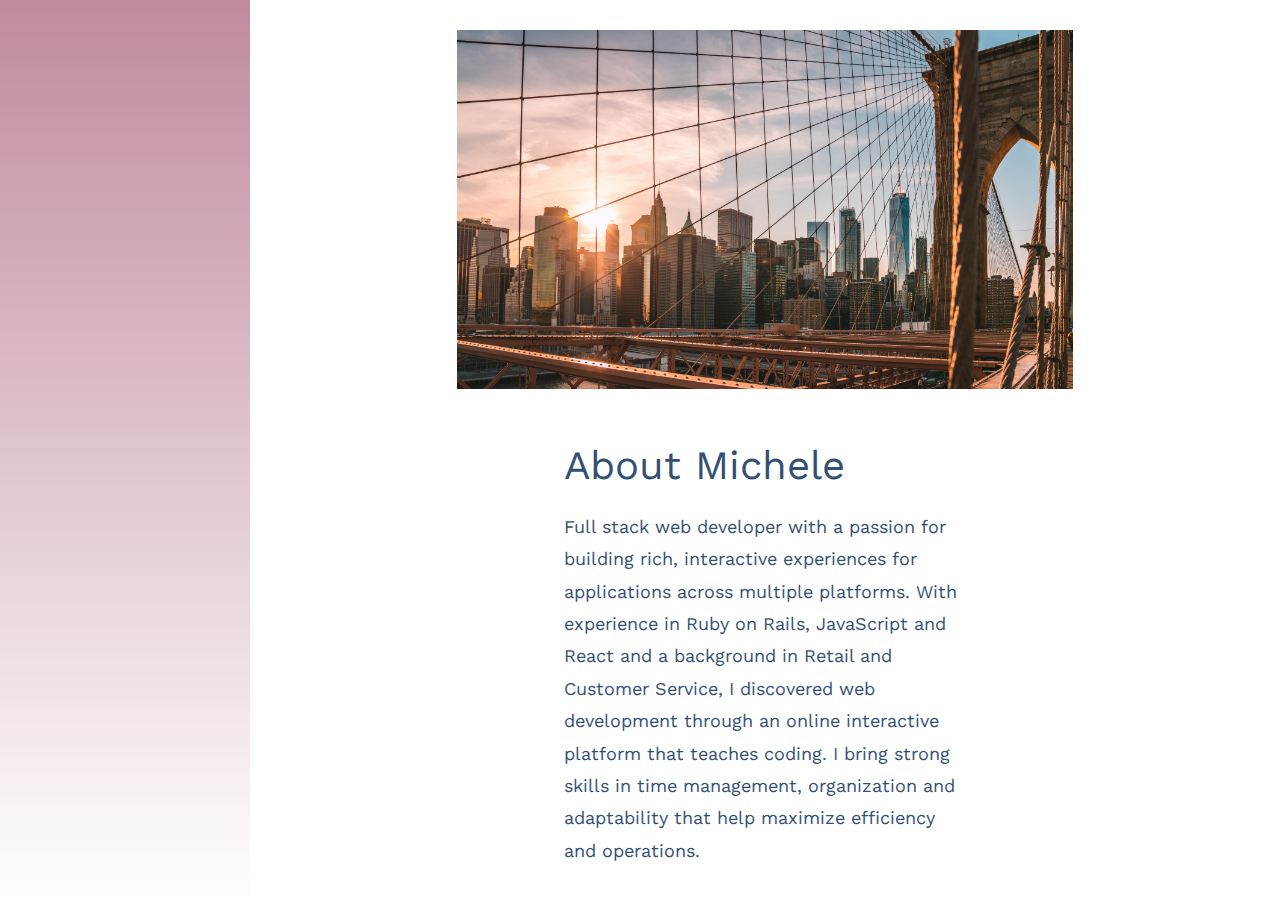
<file: about.html>
<!DOCTYPE html>
<html lang="en">
  <head>
    <title>Michele Conway - About</title>
    <meta charset="utf-8">
    <meta name="viewport" content="width=device-width, initial-scale=1, shrink-to-fit=no">
    <meta name="description" content="Free HTML5 Website Template by uicookies.com" />
    <meta name="keywords" content="free bootstrap 4, free bootstrap 4 template, free website templates, free html5, free template, free website template, html5, css3, mobile first, responsive" />
    <meta name="author" content="uicookies.com" />

    <link href="https://fonts.googleapis.com/css?family=Work+Sans" rel="stylesheet">

    <link rel="stylesheet" href="css/bootstrap.min.css">
    <link rel="stylesheet" href="css/open-iconic-bootstrap.min.css">

    <link rel="stylesheet" href="css/owl.carousel.min.css">
    <link rel="stylesheet" href="css/owl.theme.default.min.css">

    <link rel="stylesheet" href="css/icomoon.css">
    <link rel="stylesheet" href="css/animate.css">
    <link rel="stylesheet" href="css/style.css">

  </head>
  <body>

    <aside class="probootstrap-aside js-probootstrap-aside">
      <a href="#" class="probootstrap-close-menu js-probootstrap-close-menu d-md-none"><span class="oi oi-arrow-left"></span> Close</a>
      <div class="probootstrap-site-logo probootstrap-animate" data-animate-effect="fadeInLeft">
        <a href="index.html"><img src="images/logo.png" style="width:100px"/></a>
        <a href="index.html" class="mb-2 d-block probootstrap-logo">Michele Conway</a>
        <p class="mb-0">Full Stack<p>
          <p>Web Developer</p>
      </div>
      <div class="probootstrap-overflow">
        <nav class="probootstrap-nav">
          <ul>
            <li class="probootstrap-animate" data-animate-effect="fadeInLeft"><a href="index.html">Projects</a></li>
            <li class="probootstrap-animate active" data-animate-effect="fadeInLeft"><a href="about.html">About</a></li>
            <li class="probootstrap-animate" data-animate-effect="fadeInLeft"><a href="contact.html">Contact</a></li>
            <li class="probootstrap-animate" data-animate-effect="fadeInLeft"><a href="https://learn.co/mconway890/resume" target="_blank">Resume</a></li>
                      <li class="probootstrap-animate" data-animate-effect="fadeInLeft"><a href="http://www.micheleconway.com" target="_blank">Blog</a></li>
          </ul>
        </nav>
        <footer class="probootstrap-aside-footer probootstrap-animate" data-animate-effect="fadeInLeft">
          <ul class="list-unstyled d-flex probootstrap-aside-social">
            <li><a href="https://github.com/mconway890" target="_blank" class="p-2"><span class="icon-github"></span></a></li>
            <li><a href="https://www.linkedin.com/in/michele-conway/" target="_blank" class="p-2"><span class="icon-linkedin"></span></a></li>
            <li><a href="mailto:mconway890@gmail.com" class="p-2"><span class="icon-email"></span></a></li>
          </ul>
          <p>&copy; 2017 <a href="https://uicookies.com/" target="_blank">uiCookies:Aside</a>. <br> All Rights Reserved.</p>
        </footer>
      </div>
    </aside>


    <main role="main" class="probootstrap-main js-probootstrap-main">
      <div class="probootstrap-bar">
        <a href="#" class="probootstrap-toggle js-probootstrap-toggle"><span class="oi oi-menu"></span></a>
        <div class="probootstrap-main-site-logo"><a href="index.html">Michele Conway</a></a></div>
      </div>
      <div class="container-fluid">
        <div class="row justify-content-center">
          <div class="col-xl-8 col-lg-12">
            <p class="mb-5"><img src="images/brooklyn.jpg" class="img-fluid" alt="brooklyn bridge"></p>

            <div class="row">
              <div class="col-xl-8 col-lg-12 mx-auto">
                <h1 class="mb-3">About Michele</h1>
                <p>
                  Full stack web developer with a passion for building rich, interactive experiences for applications across multiple platforms. With experience in Ruby on Rails, JavaScript and React and a background in Retail and Customer Service, I discovered web development through an online interactive platform that teaches coding. I bring strong skills in time management, organization and adaptability that help maximize efficiency and operations.
                </p>
            </div>

          </div>
        </div>
        <!-- END row -->

        <!-- <section class="probootstrap-section">
          <div class="container-fluid">
            <div class="row mb-5 justify-content-center">
              <div class="col-md-8">
                <div class="row">
                  <div class="col-md-8 mx-auto">
                    <h2 class="h1 mb-5 mt-0">The Team</h2>
                  </div>
                </div>

              </div>
            </div> -->
            <!-- <div class="row mb-5">
              <div class="col-md-12">
                <div class="owl-carousel probootstrap-owl">
                  <div class="item">
                    <img src="images/person_1.jpg" class="img-fluid" alt="Free Template by uicookies.com">
                    <div class="p-4 border border-top-0">
                      <h4>Veggie Recipes</h4>
                      <p>Far far away, behind the word mountains, far from the countries Vokalia and Consonantia, there live the blind texts.</p>
                    </div>
                  </div>
                  <div class="item">
                    <img src="images/person_2.jpg" class="img-fluid" alt="Free Template by uicookies.com">
                    <div class="p-4 border border-top-0">
                      <h4>Beer Fridge</h4>
                      <p>Far far away, behind the word mountains, far from the countries Vokalia and Consonantia, there live the blind texts.</p>
                    </div>
                  </div>
                  <div class="item">
                    <img src="images/person_3.jpg" class="img-fluid" alt="Free Template by uicookies.com">
                    <div class="p-4 border border-top-0">
                      <h4>Veggie Recipes</h4>
                      <p>Far far away, behind the word mountains, far from the countries Vokalia and Consonantia, there live the blind texts.</p>
                    </div>
                  </div>
                  <div class="item">
                    <img src="images/person_1.jpg" class="img-fluid" alt="Free Template by uicookies.com">
                    <div class="p-4 border border-top-0">
                      <h4>Fantasy Quidditch</h4>
                      <p>Far far away, behind the word mountains, far from the countries Vokalia and Consonantia, there live the blind texts.</p>
                    </div>
                  </div>
                  <div class="item">
                    <img src="images/person_2.jpg" class="img-fluid" alt="Free Template by uicookies.com">
                    <div class="p-4 border border-top-0">
                      <h4>Wine List</h4>
                      <p>Far far away, behind the word mountains, far from the countries Vokalia and Consonantia, there live the blind texts.</p>
                    </div>
                  </div>
                </div>
              </div>
            </div> -->



          </div>
        </section>
        <!-- END section -->

      </div>

      <div class="container-fluid d-md-none">
        <div class="row">
          <div class="col-md-12">
            <ul class="list-unstyled d-flex probootstrap-aside-social">
              <li><a href="https://github.com/mconway890" target="_blank" class="p-2"><span class="icon-github"></span></a></li>
              <li><a href="#" class="p-2"><span class="icon-linkedin"></span></a></li>
              <li><a href="mailto:mconway890@gmail.com" class="p-2"><span class="icon-email"></span></a></li>
            </ul>
            <p>&copy; 2017 <a href="https://uicookies.com/" target="_blank">uiCookies:Aside</a>. <br> All Rights Reserved. Designed by <a href="https://uicookies.com/" target="_blank">uicookies.com</a></p>
          </div>
        </div>
      </div>

    </main>



    <script src="js/jquery-3.2.1.slim.min.js"></script>
    <script src="js/popper.min.js"></script>
    <script src="js/bootstrap.min.js"></script>
    <script src="js/owl.carousel.min.js"></script>
    <script src="js/jquery.waypoints.min.js"></script>
    <script src="js/imagesloaded.pkgd.min.js"></script>

    <script src="js/main.js"></script>


  </body>
</html>
</file>
<file: css/icomoon.css>
@font-face {
  font-family: 'icomoon';
  src:  url('../fonts/icomoon/icomoon.eot?lir4dr');
  src:  url('../fonts/icomoon/icomoon.eot?lir4dr#iefix') format('embedded-opentype'),
    url('../fonts/icomoon/icomoon.ttf?lir4dr') format('truetype'),
    url('../fonts/icomoon/icomoon.woff?lir4dr') format('woff'),
    url('../fonts/icomoon/icomoon.svg?lir4dr#icomoon') format('svg');
  font-weight: normal;
  font-style: normal;
}

[class^="icon-"], [class*=" icon-"] {
  /* use !important to prevent issues with browser extensions that change fonts */
  font-family: 'icomoon' !important;
  speak: none;
  font-style: normal;
  font-weight: normal;
  font-variant: normal;
  text-transform: none;
  line-height: 1;

  /* Better Font Rendering =========== */
  -webkit-font-smoothing: antialiased;
  -moz-osx-font-smoothing: grayscale;
}

.icon-add-to-list:before {
  content: "\e900";
}
.icon-arrow-bold-down:before {
  content: "\e901";
}
.icon-arrow-bold-left:before {
  content: "\e902";
}
.icon-arrow-bold-right:before {
  content: "\e903";
}
.icon-arrow-bold-up:before {
  content: "\e904";
}
.icon-arrow-down:before {
  content: "\e905";
}
.icon-arrow-left:before {
  content: "\e906";
}
.icon-arrow-long-down:before {
  content: "\e907";
}
.icon-arrow-long-left:before {
  content: "\e908";
}
.icon-arrow-long-right:before {
  content: "\e909";
}
.icon-arrow-long-up:before {
  content: "\e90a";
}
.icon-arrow-right:before {
  content: "\e90b";
}
.icon-arrow-up:before {
  content: "\e90c";
}
.icon-arrow-with-circle-down:before {
  content: "\e90d";
}
.icon-arrow-with-circle-left:before {
  content: "\e90e";
}
.icon-arrow-with-circle-right:before {
  content: "\e90f";
}
.icon-arrow-with-circle-up:before {
  content: "\e910";
}
.icon-bug:before {
  content: "\e911";
}
.icon-chevron-down:before {
  content: "\e912";
}
.icon-chevron-left:before {
  content: "\e913";
}
.icon-chevron-right:before {
  content: "\e914";
}
.icon-chevron-small-down:before {
  content: "\e915";
}
.icon-chevron-small-left:before {
  content: "\e916";
}
.icon-chevron-small-right:before {
  content: "\e917";
}
.icon-chevron-small-up:before {
  content: "\e918";
}
.icon-chevron-thin-down:before {
  content: "\e919";
}
.icon-chevron-thin-left:before {
  content: "\e91a";
}
.icon-chevron-thin-right:before {
  content: "\e91b";
}
.icon-chevron-thin-up:before {
  content: "\e91c";
}
.icon-chevron-up:before {
  content: "\e91d";
}
.icon-chevron-with-circle-down:before {
  content: "\e91e";
}
.icon-chevron-with-circle-left:before {
  content: "\e91f";
}
.icon-chevron-with-circle-right:before {
  content: "\e920";
}
.icon-chevron-with-circle-up:before {
  content: "\e921";
}
.icon-classic-computer:before {
  content: "\e922";
}
.icon-controller-fast-backward:before {
  content: "\e923";
}
.icon-creative-commons-attribution:before {
  content: "\e924";
}
.icon-creative-commons-noderivs:before {
  content: "\e925";
}
.icon-creative-commons-noncommercial-eu:before {
  content: "\e926";
}
.icon-creative-commons-noncommercial-us:before {
  content: "\e927";
}
.icon-creative-commons-public-domain:before {
  content: "\e928";
}
.icon-creative-commons-remix:before {
  content: "\e929";
}
.icon-creative-commons-share:before {
  content: "\e92a";
}
.icon-creative-commons-sharealike:before {
  content: "\e92b";
}
.icon-creative-commons:before {
  content: "\e92c";
}
.icon-crop:before {
  content: "\e92d";
}
.icon-document-landscape:before {
  content: "\e92e";
}
.icon-dot-single:before {
  content: "\e92f";
}
.icon-dots-three-horizontal:before {
  content: "\e930";
}
.icon-dots-three-vertical:before {
  content: "\e931";
}
.icon-dots-two-horizontal:before {
  content: "\e932";
}
.icon-dots-two-vertical:before {
  content: "\e933";
}
.icon-eye-with-line:before {
  content: "\e934";
}
.icon-fingerprint:before {
  content: "\e935";
}
.icon-flower:before {
  content: "\e936";
}
.icon-merge:before {
  content: "\e937";
}
.icon-mouse-pointer:before {
  content: "\e938";
}
.icon-newsletter:before {
  content: "\e939";
}
.icon-notifications-off:before {
  content: "\e93a";
}
.icon-remove-user:before {
  content: "\e93b";
}
.icon-select-arrows:before {
  content: "\e93c";
}
.icon-tablet-mobile-combo:before {
  content: "\e93d";
}
.icon-triangle-down:before {
  content: "\e93e";
}
.icon-triangle-left:before {
  content: "\e93f";
}
.icon-triangle-right:before {
  content: "\e940";
}
.icon-triangle-up:before {
  content: "\e941";
}
.icon-video-camera:before {
  content: "\e942";
}
.icon-warning:before {
  content: "\e943";
}
.icon-add-user:before {
  content: "\e944";
}
.icon-address:before {
  content: "\e945";
}
.icon-adjust:before {
  content: "\e946";
}
.icon-air:before {
  content: "\e947";
}
.icon-aircraft-landing:before {
  content: "\e948";
}
.icon-aircraft-take-off:before {
  content: "\e949";
}
.icon-aircraft:before {
  content: "\e94a";
}
.icon-align-bottom:before {
  content: "\e94b";
}
.icon-align-horizontal-middle:before {
  content: "\e94c";
}
.icon-align-left:before {
  content: "\e94d";
}
.icon-align-right:before {
  content: "\e94e";
}
.icon-align-top:before {
  content: "\e94f";
}
.icon-align-vertical-middle:before {
  content: "\e950";
}
.icon-archive:before {
  content: "\e951";
}
.icon-area-graph:before {
  content: "\e952";
}
.icon-attachment:before {
  content: "\e953";
}
.icon-awareness-ribbon:before {
  content: "\e954";
}
.icon-back-in-time:before {
  content: "\e955";
}
.icon-back:before {
  content: "\e956";
}
.icon-bar-graph:before {
  content: "\e957";
}
.icon-battery:before {
  content: "\e958";
}
.icon-beamed-note:before {
  content: "\e959";
}
.icon-bell:before {
  content: "\e95a";
}
.icon-blackboard:before {
  content: "\e95b";
}
.icon-block:before {
  content: "\e95c";
}
.icon-book:before {
  content: "\e95d";
}
.icon-bookmark:before {
  content: "\e95e";
}
.icon-bookmarks:before {
  content: "\e95f";
}
.icon-bowl:before {
  content: "\e960";
}
.icon-box:before {
  content: "\e961";
}
.icon-briefcase:before {
  content: "\e962";
}
.icon-browser:before {
  content: "\e963";
}
.icon-brush:before {
  content: "\e964";
}
.icon-bucket:before {
  content: "\e965";
}
.icon-cake:before {
  content: "\e966";
}
.icon-calculator:before {
  content: "\e967";
}
.icon-calendar:before {
  content: "\e968";
}
.icon-camera:before {
  content: "\e969";
}
.icon-ccw:before {
  content: "\e96a";
}
.icon-chat:before {
  content: "\e96b";
}
.icon-check:before {
  content: "\e96c";
}
.icon-circle-with-cross:before {
  content: "\e96d";
}
.icon-circle-with-minus:before {
  content: "\e96e";
}
.icon-circle-with-plus:before {
  content: "\e96f";
}
.icon-circle:before {
  content: "\e970";
}
.icon-circular-graph:before {
  content: "\e971";
}
.icon-clapperboard:before {
  content: "\e972";
}
.icon-clipboard:before {
  content: "\e973";
}
.icon-clock:before {
  content: "\e974";
}
.icon-cloud:before {
  content: "\e975";
}
.icon-code:before {
  content: "\e976";
}
.icon-cog:before {
  content: "\e977";
}
.icon-colours:before {
  content: "\e978";
}
.icon-compass:before {
  content: "\e979";
}
.icon-controller-fast-forward:before {
  content: "\e97a";
}
.icon-controller-jump-to-start:before {
  content: "\e97b";
}
.icon-controller-next:before {
  content: "\e97c";
}
.icon-controller-paus:before {
  content: "\e97d";
}
.icon-controller-play:before {
  content: "\e97e";
}
.icon-controller-record:before {
  content: "\e97f";
}
.icon-controller-stop:before {
  content: "\e980";
}
.icon-controller-volume:before {
  content: "\e981";
}
.icon-copy:before {
  content: "\e982";
}
.icon-credit-card:before {
  content: "\e983";
}
.icon-credit:before {
  content: "\e984";
}
.icon-cross:before {
  content: "\e985";
}
.icon-cup:before {
  content: "\e986";
}
.icon-cw:before {
  content: "\e987";
}
.icon-cycle:before {
  content: "\e988";
}
.icon-database:before {
  content: "\e989";
}
.icon-dial-pad:before {
  content: "\e98a";
}
.icon-direction:before {
  content: "\e98b";
}
.icon-document:before {
  content: "\e98c";
}
.icon-documents:before {
  content: "\e98d";
}
.icon-download:before {
  content: "\e98e";
}
.icon-drink:before {
  content: "\e98f";
}
.icon-drive:before {
  content: "\e990";
}
.icon-drop:before {
  content: "\e991";
}
.icon-edit:before {
  content: "\e992";
}
.icon-email:before {
  content: "\e993";
}
.icon-emoji-flirt:before {
  content: "\e994";
}
.icon-emoji-happy:before {
  content: "\e995";
}
.icon-emoji-neutral:before {
  content: "\e996";
}
.icon-emoji-sad:before {
  content: "\e997";
}
.icon-erase:before {
  content: "\e998";
}
.icon-eraser:before {
  content: "\e999";
}
.icon-export:before {
  content: "\e99a";
}
.icon-eye:before {
  content: "\e99b";
}
.icon-feather:before {
  content: "\e99c";
}
.icon-flag:before {
  content: "\e99d";
}
.icon-flash:before {
  content: "\e99e";
}
.icon-flashlight:before {
  content: "\e99f";
}
.icon-flat-brush:before {
  content: "\e9a0";
}
.icon-flow-branch:before {
  content: "\e9a1";
}
.icon-flow-cascade:before {
  content: "\e9a2";
}
.icon-flow-line:before {
  content: "\e9a3";
}
.icon-flow-parallel:before {
  content: "\e9a4";
}
.icon-flow-tree:before {
  content: "\e9a5";
}
.icon-folder-images:before {
  content: "\e9a6";
}
.icon-folder-music:before {
  content: "\e9a7";
}
.icon-folder-video:before {
  content: "\e9a8";
}
.icon-folder:before {
  content: "\e9a9";
}
.icon-forward:before {
  content: "\e9aa";
}
.icon-funnel:before {
  content: "\e9ab";
}
.icon-game-controller:before {
  content: "\e9ac";
}
.icon-gauge:before {
  content: "\e9ad";
}
.icon-globe:before {
  content: "\e9ae";
}
.icon-graduation-cap:before {
  content: "\e9af";
}
.icon-grid:before {
  content: "\e9b0";
}
.icon-hair-cross:before {
  content: "\e9b1";
}
.icon-hand:before {
  content: "\e9b2";
}
.icon-heart-outlined:before {
  content: "\e9b3";
}
.icon-heart:before {
  content: "\e9b4";
}
.icon-help-with-circle:before {
  content: "\e9b5";
}
.icon-help:before {
  content: "\e9b6";
}
.icon-home:before {
  content: "\e9b7";
}
.icon-hour-glass:before {
  content: "\e9b8";
}
.icon-image-inverted:before {
  content: "\e9b9";
}
.icon-image:before {
  content: "\e9ba";
}
.icon-images:before {
  content: "\e9bb";
}
.icon-inbox:before {
  content: "\e9bc";
}
.icon-infinity:before {
  content: "\e9bd";
}
.icon-info-with-circle:before {
  content: "\e9be";
}
.icon-info:before {
  content: "\e9bf";
}
.icon-install:before {
  content: "\e9c0";
}
.icon-key:before {
  content: "\e9c1";
}
.icon-keyboard:before {
  content: "\e9c2";
}
.icon-lab-flask:before {
  content: "\e9c3";
}
.icon-landline:before {
  content: "\e9c4";
}
.icon-language:before {
  content: "\e9c5";
}
.icon-laptop:before {
  content: "\e9c6";
}
.icon-layers:before {
  content: "\e9c7";
}
.icon-leaf:before {
  content: "\e9c8";
}
.icon-level-down:before {
  content: "\e9c9";
}
.icon-level-up:before {
  content: "\e9ca";
}
.icon-lifebuoy:before {
  content: "\e9cb";
}
.icon-light-bulb:before {
  content: "\e9cc";
}
.icon-light-down:before {
  content: "\e9cd";
}
.icon-light-up:before {
  content: "\e9ce";
}
.icon-line-graph:before {
  content: "\e9cf";
}
.icon-link:before {
  content: "\e9d0";
}
.icon-list:before {
  content: "\e9d1";
}
.icon-location-pin:before {
  content: "\e9d2";
}
.icon-location:before {
  content: "\e9d3";
}
.icon-lock-open:before {
  content: "\e9d4";
}
.icon-lock:before {
  content: "\e9d5";
}
.icon-log-out:before {
  content: "\e9d6";
}
.icon-login:before {
  content: "\e9d7";
}
.icon-loop:before {
  content: "\e9d8";
}
.icon-magnet:before {
  content: "\e9d9";
}
.icon-magnifying-glass:before {
  content: "\e9da";
}
.icon-mail:before {
  content: "\e9db";
}
.icon-man:before {
  content: "\e9dc";
}
.icon-map:before {
  content: "\e9dd";
}
.icon-mask:before {
  content: "\e9de";
}
.icon-medal:before {
  content: "\e9df";
}
.icon-megaphone:before {
  content: "\e9e0";
}
.icon-menu:before {
  content: "\e9e1";
}
.icon-message:before {
  content: "\e9e2";
}
.icon-mic:before {
  content: "\e9e3";
}
.icon-minus:before {
  content: "\e9e4";
}
.icon-mobile:before {
  content: "\e9e5";
}
.icon-modern-mic:before {
  content: "\e9e6";
}
.icon-moon:before {
  content: "\e9e7";
}
.icon-mouse:before {
  content: "\e9e8";
}
.icon-music:before {
  content: "\e9e9";
}
.icon-network:before {
  content: "\e9ea";
}
.icon-new-message:before {
  content: "\e9eb";
}
.icon-new:before {
  content: "\e9ec";
}
.icon-news:before {
  content: "\e9ed";
}
.icon-note:before {
  content: "\e9ee";
}
.icon-notification:before {
  content: "\e9ef";
}
.icon-old-mobile:before {
  content: "\e9f0";
}
.icon-old-phone:before {
  content: "\e9f1";
}
.icon-open-book:before {
  content: "\e9f2";
}
.icon-palette:before {
  content: "\e9f3";
}
.icon-paper-plane:before {
  content: "\e9f4";
}
.icon-pencil:before {
  content: "\e9f5";
}
.icon-phone:before {
  content: "\e9f6";
}
.icon-pie-chart:before {
  content: "\e9f7";
}
.icon-pin:before {
  content: "\e9f8";
}
.icon-plus:before {
  content: "\e9f9";
}
.icon-popup:before {
  content: "\e9fa";
}
.icon-power-plug:before {
  content: "\e9fb";
}
.icon-price-ribbon:before {
  content: "\e9fc";
}
.icon-price-tag:before {
  content: "\e9fd";
}
.icon-print:before {
  content: "\e9fe";
}
.icon-progress-empty:before {
  content: "\e9ff";
}
.icon-progress-full:before {
  content: "\ea00";
}
.icon-progress-one:before {
  content: "\ea01";
}
.icon-progress-two:before {
  content: "\ea02";
}
.icon-publish:before {
  content: "\ea03";
}
.icon-quote:before {
  content: "\ea04";
}
.icon-radio:before {
  content: "\ea05";
}
.icon-reply-all:before {
  content: "\ea06";
}
.icon-reply:before {
  content: "\ea07";
}
.icon-resize-100%:before {
  content: "\ea08";
}
.icon-resize-full-screen:before {
  content: "\ea09";
}
.icon-retweet:before {
  content: "\ea0a";
}
.icon-rocket:before {
  content: "\ea0b";
}
.icon-round-brush:before {
  content: "\ea0c";
}
.icon-rss:before {
  content: "\ea0d";
}
.icon-ruler:before {
  content: "\ea0e";
}
.icon-save:before {
  content: "\ea0f";
}
.icon-scissors:before {
  content: "\ea10";
}
.icon-share-alternative:before {
  content: "\ea11";
}
.icon-share:before {
  content: "\ea12";
}
.icon-shareable:before {
  content: "\ea13";
}
.icon-shield:before {
  content: "\ea14";
}
.icon-shop:before {
  content: "\ea15";
}
.icon-shopping-bag:before {
  content: "\ea16";
}
.icon-shopping-basket:before {
  content: "\ea17";
}
.icon-shopping-cart:before {
  content: "\ea18";
}
.icon-shuffle:before {
  content: "\ea19";
}
.icon-signal:before {
  content: "\ea1a";
}
.icon-sound-mix:before {
  content: "\ea1b";
}
.icon-sound-mute:before {
  content: "\ea1c";
}
.icon-sound:before {
  content: "\ea1d";
}
.icon-sports-club:before {
  content: "\ea1e";
}
.icon-spreadsheet:before {
  content: "\ea1f";
}
.icon-squared-cross:before {
  content: "\ea20";
}
.icon-squared-minus:before {
  content: "\ea21";
}
.icon-squared-plus:before {
  content: "\ea22";
}
.icon-star-outlined:before {
  content: "\ea23";
}
.icon-star:before {
  content: "\ea24";
}
.icon-stopwatch:before {
  content: "\ea25";
}
.icon-suitcase:before {
  content: "\ea26";
}
.icon-swap:before {
  content: "\ea27";
}
.icon-sweden:before {
  content: "\ea28";
}
.icon-switch:before {
  content: "\ea29";
}
.icon-tablet:before {
  content: "\ea2a";
}
.icon-tag:before {
  content: "\ea2b";
}
.icon-text-document-inverted:before {
  content: "\ea2c";
}
.icon-text-document:before {
  content: "\ea2d";
}
.icon-text:before {
  content: "\ea2e";
}
.icon-thermometer:before {
  content: "\ea2f";
}
.icon-thumbs-down:before {
  content: "\ea30";
}
.icon-thumbs-up:before {
  content: "\ea31";
}
.icon-thunder-cloud:before {
  content: "\ea32";
}
.icon-ticket:before {
  content: "\ea33";
}
.icon-time-slot:before {
  content: "\ea34";
}
.icon-tools:before {
  content: "\ea35";
}
.icon-traffic-cone:before {
  content: "\ea36";
}
.icon-trash:before {
  content: "\ea37";
}
.icon-tree:before {
  content: "\ea38";
}
.icon-trophy:before {
  content: "\ea39";
}
.icon-tv:before {
  content: "\ea3a";
}
.icon-typing:before {
  content: "\ea3b";
}
.icon-uninstall:before {
  content: "\ea3c";
}
.icon-unread:before {
  content: "\ea3d";
}
.icon-untag:before {
  content: "\ea3e";
}
.icon-upload-to-cloud:before {
  content: "\ea3f";
}
.icon-upload:before {
  content: "\ea40";
}
.icon-user:before {
  content: "\ea41";
}
.icon-users:before {
  content: "\ea42";
}
.icon-v-card:before {
  content: "\ea43";
}
.icon-video:before {
  content: "\ea44";
}
.icon-vinyl:before {
  content: "\ea45";
}
.icon-voicemail:before {
  content: "\ea46";
}
.icon-wallet:before {
  content: "\ea47";
}
.icon-water:before {
  content: "\ea48";
}
.icon-instagram-with-circle:before {
  content: "\ea49";
}
.icon-instagram:before {
  content: "\ea4a";
}
.icon-px-with-circle:before {
  content: "\ea4b";
}
.icon-px:before {
  content: "\ea4c";
}
.icon-app-store:before {
  content: "\ea4d";
}
.icon-baidu:before {
  content: "\ea4e";
}
.icon-basecamp:before {
  content: "\ea4f";
}
.icon-behance:before {
  content: "\ea50";
}
.icon-creative-cloud:before {
  content: "\ea51";
}
.icon-dribbble-with-circle:before {
  content: "\ea52";
}
.icon-dribbble:before {
  content: "\ea53";
}
.icon-dropbox:before {
  content: "\ea54";
}
.icon-evernote:before {
  content: "\ea55";
}
.icon-facebook-with-circle:before {
  content: "\ea56";
}
.icon-facebook:before {
  content: "\ea57";
}
.icon-flattr:before {
  content: "\ea58";
}
.icon-flickr-with-circle:before {
  content: "\ea59";
}
.icon-flickr:before {
  content: "\ea5a";
}
.icon-foursquare:before {
  content: "\ea5b";
}
.icon-github-with-circle:before {
  content: "\ea5c";
}
.icon-github:before {
  content: "\ea5d";
}
.icon-google-drive:before {
  content: "\ea5e";
}
.icon-google-hangouts:before {
  content: "\ea5f";
}
.icon-google-play:before {
  content: "\ea60";
}
.icon-google+-with-circle:before {
  content: "\ea61";
}
.icon-google+:before {
  content: "\ea62";
}
.icon-grooveshark:before {
  content: "\ea63";
}
.icon-houzz:before {
  content: "\ea64";
}
.icon-icloud:before {
  content: "\ea65";
}
.icon-lastfm-with-circle:before {
  content: "\ea66";
}
.icon-lastfm:before {
  content: "\ea67";
}
.icon-linkedin-with-circle:before {
  content: "\ea68";
}
.icon-linkedin:before {
  content: "\ea69";
}
.icon-mail-with-circle:before {
  content: "\ea6a";
}
.icon-medium-with-circle:before {
  content: "\ea6b";
}
.icon-medium:before {
  content: "\ea6c";
}
.icon-mixi:before {
  content: "\ea6d";
}
.icon-onedrive:before {
  content: "\ea6e";
}
.icon-paypal:before {
  content: "\ea6f";
}
.icon-picasa:before {
  content: "\ea70";
}
.icon-pinterest-with-circle:before {
  content: "\ea71";
}
.icon-pinterest:before {
  content: "\ea72";
}
.icon-qq-with-circle:before {
  content: "\ea73";
}
.icon-qq:before {
  content: "\ea74";
}
.icon-raft-with-circle:before {
  content: "\ea75";
}
.icon-raft:before {
  content: "\ea76";
}
.icon-rainbow:before {
  content: "\ea77";
}
.icon-rdio-with-circle:before {
  content: "\ea78";
}
.icon-rdio:before {
  content: "\ea79";
}
.icon-renren:before {
  content: "\ea7a";
}
.icon-scribd:before {
  content: "\ea7b";
}
.icon-sina-weibo:before {
  content: "\ea7c";
}
.icon-skype-with-circle:before {
  content: "\ea7d";
}
.icon-skype:before {
  content: "\ea7e";
}
.icon-slideshare:before {
  content: "\ea7f";
}
.icon-smashing:before {
  content: "\ea80";
}
.icon-soundcloud:before {
  content: "\ea81";
}
.icon-spotify-with-circle:before {
  content: "\ea82";
}
.icon-spotify:before {
  content: "\ea83";
}
.icon-stumbleupon-with-circle:before {
  content: "\ea84";
}
.icon-stumbleupon:before {
  content: "\ea85";
}
.icon-swarm:before {
  content: "\ea86";
}
.icon-tripadvisor:before {
  content: "\ea87";
}
.icon-tumblr-with-circle:before {
  content: "\ea88";
}
.icon-tumblr:before {
  content: "\ea89";
}
.icon-twitter-with-circle:before {
  content: "\ea8a";
}
.icon-twitter:before {
  content: "\ea8b";
}
.icon-vimeo-with-circle:before {
  content: "\ea8c";
}
.icon-vimeo:before {
  content: "\ea8d";
}
.icon-vine-with-circle:before {
  content: "\ea8e";
}
.icon-vine:before {
  content: "\ea8f";
}
.icon-vk-alternitive:before {
  content: "\ea90";
}
.icon-vk-with-circle:before {
  content: "\ea91";
}
.icon-vk:before {
  content: "\ea92";
}
.icon-windows-store:before {
  content: "\ea93";
}
.icon-xing-with-circle:before {
  content: "\ea94";
}
.icon-xing:before {
  content: "\ea95";
}
.icon-yelp:before {
  content: "\ea96";
}
.icon-youko-with-circle:before {
  content: "\ea97";
}
.icon-youko:before {
  content: "\ea98";
}
.icon-youtube-with-circle:before {
  content: "\ea99";
}
.icon-youtube:before {
  content: "\ea9a";
}
</file>
<file: css/style.css>
html {
  overflow-x: hidden; }

body {
  font-family: "Work Sans", sans-serif;
  line-height: 1.8;
  font-size: 18px;
  background: #fff;
  color: #325073; }

a {
  -webkit-transition: .3s all ease;
  -o-transition: .3s all ease;
  transition: .3s all ease;
  color: #2a5076; }
  a:hover {
    text-decoration: none;
    color: #1FAD9F; }

h2.centered {
  font-family: "Work Sans", sans-serif;
  font-weight: normal;
  font-style: italic;
  font-weight: 400;
  font-style: normal;
  line-height: 1.6em;
  font-size: 12px;
  text-transform: none;
  text-decoration: none;
  text-align: center;
  letter-spacing: 0px;
  color: #707070;
  padding-top: 10px;
}

blockquote {
  color: #003b60;
  font-style: italic;
  padding: 10px 20px;
  margin: 0 0 20px;
  font-size: 17.5px;
  border-left: 5px solid #eee;
  font-family: 'Lora', 'Times New Roman', serif;
}

h1, h2, h3, h4, h5,
.h1, .h2, .h3, .h4, .h5 {
  line-height: 1.45;
  font-weight: normal;
}

.text-primary {
  color: #1FAD9F !important; }

.probootstrap-aside {
  height: 100vh;
  width: 250px;
  position: fixed;
  top: 0;
  float: left;
  min-height: 500px;
  overflow-y: scroll;
  -webkit-transition: .3s all ease;
  -o-transition: .3s all ease;
  transition: .3s all ease;
  background-image: linear-gradient(#a65875b3, #ffffff);
  z-index: 10;
  font-size: 16px;
  line-height: 1.5; }
  @media screen and (max-width: 768px) {
    .probootstrap-aside {
      -webkit-transform: translateX(-250px);
      -ms-transform: translateX(-250px);
      transform: translateX(-250px);
      padding-top: 40px; } }
  .probootstrap-aside.active {
    -webkit-transform: translateX(0px);
    -ms-transform: translateX(0px);
    transform: translateX(0px); }
  .probootstrap-aside .probootstrap-close-menu {
    position: absolute;
    right: 15px;
    color: #000;
    font-size: 14px;
    top: 20px;
    z-index: 20;
    text-transform: uppercase; }
    .probootstrap-aside .probootstrap-close-menu span {
      position: relative;
      font-size: 16px;
      top: 2px; }
  .probootstrap-aside .probootstrap-site-logo {
    padding: 30px 30px 30px 30px;
    position: relative; }
    .probootstrap-aside .probootstrap-site-logo .probootstrap-logo {
      font-size: 20px;
      text-decoration: none;
      color: #000;
      color: #003a60;
      text-transform: uppercase;
      letter-spacing: .05em; }
  .probootstrap-aside .probootstrap-nav {
    padding-left: 30px; }
    .probootstrap-aside .probootstrap-nav ul {
      padding: 0;
      margin: 0; }
      .probootstrap-aside .probootstrap-nav ul li {
        padding: 0;
        margin: 0 0 10px 0;
        display: block;
        list-style: none;
        float: left;
        width: 100%; }
        .probootstrap-aside .probootstrap-nav ul li a {
          color: #325073;
          padding: 3px 0;
          display: block;
          float: left;
          position: relative; }
          .probootstrap-aside .probootstrap-nav ul li a:after {
            content: "";
            position: absolute;
            bottom: 0;
            width: 0;
            left: 0;
            height: 2px;
            background: #1FAD9F;
            -webkit-transition: .3s width ease-out;
            -o-transition: .3s width ease-out;
            transition: .3s width ease-out; }
          .probootstrap-aside .probootstrap-nav ul li a:hover:after {
            width: 30px; }
        .probootstrap-aside .probootstrap-nav ul li.active a:after {
          width: 100%; }
  .probootstrap-aside .probootstrap-overflow {
    height: 500px; }
  .probootstrap-aside .probootstrap-aside-footer {
    font-size: 10px;
    padding-left: 30px;
    position:absolute;
    bottom: 20px;
    color: #a6a2a2;}

.probootstrap-aside-social li {
  display: inline-block; }

.probootstrap-aside-social a {
  display: inline-block;
  color: #666666;
  font-size: 20px; }
  .probootstrap-aside-social a:hover {
    color: #1FAD9F; }

.probootstrap-main {
  width: calc(100% - 250px);
  float: right;
  padding: 30px;
  position: relative; }
  .probootstrap-main:before {
    background: rgba(0, 0, 0, 0.5);
    content: '';
    position: absolute;
    top: 0;
    left: 0;
    right: 0;
    bottom: 0;
    z-index: 6;
    visibility: hidden;
    opacity: 0;
    -webkit-transition: .6s all ease;
    -o-transition: .6s all ease;
    transition: .6s all ease; }
  .probootstrap-main.mobile-open:before {
    visibility: visible;
    opacity: 1; }
  .probootstrap-main .probootstrap-bar {
    position: fixed;
    top: 0;
    padding: 20px 0;
    z-index: 5;
    background: #fff;
    width: calc(100% - 250px);
    -webkit-transform: translateY(-100%);
    -ms-transform: translateY(-100%);
    transform: translateY(-100%); }
    @media screen and (max-width: 768px) {
      .probootstrap-main .probootstrap-bar {
        width: 100%;
        left: 0;
        right: 0;
        -webkit-transform: translateY(0%);
        -ms-transform: translateY(0%);
        transform: translateY(0%); } }
    .probootstrap-main .probootstrap-bar .probootstrap-toggle {
      position: absolute;
      left: 15px;
      font-size: 20px;
      color: #000;
      z-index: 2;
      top: 50%;
      -webkit-transform: translateY(-50%);
      -ms-transform: translateY(-50%);
      transform: translateY(-50%); }
    .probootstrap-main .probootstrap-bar .probootstrap-main-site-logo {
      margin: 0 auto;
      width: 100px;
      text-align: center;
      position: relative; }
      .probootstrap-main .probootstrap-bar .probootstrap-main-site-logo a {
        font-size: 20px;
        text-decoration: none;
        color: #000;
        text-transform: uppercase;
        letter-spacing: .05em; }
  @media screen and (max-width: 768px) {
    .probootstrap-main {
      width: 100%;
      padding: 30px 15px; } }
  @media screen and (max-width: 1140px) {
    .probootstrap-main .card-columns {
      -webkit-columns: 3;
      -moz-columns: 3;
      columns: 2; } }
  @media screen and (max-width: 960px) {
    .probootstrap-main .card-columns {
      -webkit-columns: 2;
      -moz-columns: 2;
      columns: 2; } }
  @media screen and (max-width: 768px) {
    .probootstrap-main .card-columns {
      -webkit-columns: 2;
      -moz-columns: 2;
      columns: 2; } }
  @media screen and (max-width: 576px) {
    .probootstrap-main .card-columns {
      -webkit-columns: 1;
      -moz-columns: 1;
      columns: 1; } }
  .probootstrap-main .card-columns .card {
    background: #e6e6e6;
    border: none;
    border-radius: 0px !important;
    margin-bottom: 20px;
    -webkit-transform: scale(1);
    -ms-transform: scale(1);
    transform: scale(1);
    -webkit-transition: .2s all ease;
    -o-transition: .2s all ease;
    transition: .2s all ease;
    position: relative;
    opacity: 0;
    visibility: hidden; }
    .probootstrap-main .card-columns .card.img-loaded {
      opacity: 1;
      background: transparent;
      visibility: visible; }
    .probootstrap-main .card-columns .card a {
      position: relative;
      display: block;
    }
      .probootstrap-main .card-columns .card a:before {
        z-index: 1;
        content: "";
        background: rgba(255, 255, 255, 0);
        position: absolute;
        top: 0px;
        left: 0px;
        right: 0px;
        bottom: 0px;
        visibility: hidden;
        opacity: 0;
        -webkit-transition: .3s all ease;
        -o-transition: .3s all ease;
        transition: .3s all ease; }
      .probootstrap-main .card-columns .card a .card-img-top {
        border-top-left-radius: 0px !important;
        border-top-right-radius: 0px !important; }
    .probootstrap-main .card-columns .card:hover, .probootstrap-main .card-columns .card:focus {
      -webkit-transform: scale(0.96);
      -ms-transform: scale(0.96);
      transform: scale(0.96); }
      .probootstrap-main .card-columns .card:hover a:before, .probootstrap-main .card-columns .card:focus a:before {
        top: 10px;
        left: 10px;
        right: 10px;
        bottom: 10px;
        visibility: visible;
        opacity: 1; }

.bg-image, .probootstrap-cover {
  background-size: cover;
  background-repeat: no-repeat; }

.probootstrap-cover {
  background-position: center center; }
  .probootstrap-cover .probootstrap-heading {
    font-size: 45px;
    line-height: 1.34;
    color: #fff; }
    @media screen and (max-width: 768px) {
      .probootstrap-cover .probootstrap-heading {
        font-size: 37px;
        line-height: 1.3; } }
  .probootstrap-cover .probootstrap-subheading, .probootstrap-cover p {
    color: rgba(255, 255, 255, 0.5); }
  @media screen and (max-width: 768px) {
    .probootstrap-cover .btn {
      width: 100% !important;
      border: 1px solid red; } }
  .probootstrap-cover a {
    position: relative;
    color: #fff; }
    .probootstrap-cover a:before {
      position: absolute;
      bottom: 0;
      left: 0;
      right: 0;
      background: #1FAD9F;
      height: 2px;
      content: " "; }
  .probootstrap-cover.overlay {
    position: relative; }
    .probootstrap-cover.overlay:before {
      content: "";
      background: rgba(0, 0, 0, 0.6);
      position: absolute;
      top: 0;
      left: 0;
      bottom: 0;
      right: 0; }

.btn {
  border-radius: 4px;
  padding: 20px 30px;
  font-size: 14px;
  letter-spacing: .1em;
  text-transform: uppercase;
  font-weight: bold;
  cursor: pointer; }
  .btn:before {
    display: none; }
  .btn:hover, .btn:active, .btn:focus {
    outline: none;
    -webkit-box-shadow: none;
    box-shadow: none; }
  .btn.btn-primary {
    background: #1FAD9F;
    border-color: #1FAD9F;
    color: #fff; }
    .btn.btn-primary:hover, .btn.btn-primary:focus, .btn.btn-primary:active {
      border-color: #178277;
      background: #178277; }
  .btn.btn-outline-white {
    border-color: rgba(255, 255, 255, 0.2);
    background: none; }
    .btn.btn-outline-white:hover, .btn.btn-outline-white:focus, .btn.btn-outline-white:active {
      background: #fff;
      border-color: #fff;
      color: #000; }

.form-control {
  border: 2px solid rgba(0, 0, 0, 0.2);
  height: 55px;
  background: none !important;
  color: #000 !important;
  font-size: 18px; }
  .form-control:focus, .form-control:active {
    border: 2px solid #000; }

textarea {
  height: inherit !important; }

.probootstrap-vh-100 {
  height: 100vh; }
  @media screen and (max-width: 960px) {
    .probootstrap-vh-100 {
      height: inherit;
      padding-top: 5em;
      padding-bottom: 5em; } }

.probootstrap-vh-75 {
  height: 75vh; }
  @media screen and (max-width: 960px) {
    .probootstrap-vh-75 {
      height: inherit;
      padding-top: 5em;
      padding-bottom: 5em; } }

.bg-primary {
  background: #1FAD9F !important; }

.probootstrap-section,
.probootstrap-footer {
  padding: 7em 0; }
  .probootstrap-section .probootstrap-heading,
  .probootstrap-footer .probootstrap-heading {
    font-size: 40px;
    line-height: 1.5; }
    @media screen and (max-width: 768px) {
      .probootstrap-section .probootstrap-heading,
      .probootstrap-footer .probootstrap-heading {
        font-size: 30px; } }

.probootstrap-bg-dark {
  background: #263135; }

.probootstrap-footer {
  font-size: 16px; }
  .probootstrap-footer .probootstrap-footer-logo {
    text-transform: uppercase;
    letter-spacing: .1em; }
  .probootstrap-footer .probootstrap-footer-widget h2 {
    font-weight: normal; }
  .probootstrap-footer p {
    color: rgba(255, 255, 255, 0.3); }
  .probootstrap-footer.probootstrap-bg-dark {
    background: #222b2f; }
  .probootstrap-footer a {
    color: rgba(255, 255, 255, 0.3); }
    .probootstrap-footer a:hover {
      color: #1FAD9F; }
  .probootstrap-footer .probootstrap-heading {
    font-size: 24px; }
  .probootstrap-footer .probootstrap-heading-2 {
    font-size: 14px;
    font-weight: bold;
    letter-spacing: .05em;
    text-transform: uppercase;
    color: rgba(255, 255, 255, 0.6); }

.probootstrap-footer-social li {
  list-style: none;
  margin: 0 10px 10px 0;
  display: inline-block; }
  .probootstrap-footer-social li a {
    height: 60px;
    width: 60px;
    display: block;
    float: left;
    background: rgba(255, 255, 255, 0.05);
    border-radius: 50%;
    position: relative; }
    .probootstrap-footer-social li a span {
      position: absolute;
      font-size: 26px;
      top: 50%;
      left: 50%;
      -webkit-transform: translate(-50%, -50%);
      -ms-transform: translate(-50%, -50%);
      transform: translate(-50%, -50%); }

.footer-small-nav > li {
  display: inline-block; }
  .footer-small-nav > li a {
    margin: 0 10px 10px 0; }
    .footer-small-nav > li a:hover, .footer-small-nav > li a:focus {
      color: #1FAD9F; }

.media .probootstrap-icon {
  width: 100px; }
  .media .probootstrap-icon span {
    color: #1FAD9F; }

.probootstrap-media {
  border: 1px solid #e6e6e6; }
  .probootstrap-media.text-center .probootstrap-icon {
    margin: 0 auto; }

.probootstrap-overflow-hidden {
  overflow: hidden; }

.padding-top-bottom {
  padding-top: 120px;
  padding-bottom: 120px; }

.probootstrap-owl {
  position: relative;
  z-index: 1; }
  .probootstrap-owl .owl-nav {
    position: absolute;
    top: 50%;
    margin-top: -50px;
    z-index: 10;
    left: 0;
    right: 0;
    opacity: 0;
    visibility: hidden;
    -webkit-transition: .3s all ease;
    -o-transition: .3s all ease;
    transition: .3s all ease; }
    .probootstrap-owl .owl-nav .owl-prev,
    .probootstrap-owl .owl-nav .owl-next {
      position: absolute;
      font-size: 30px;
      background: #1FAD9F;
      color: #fff;
      padding: 10px;
      line-height: 0; }
    .probootstrap-owl .owl-nav .owl-prev {
      left: 0; }
    .probootstrap-owl .owl-nav .owl-next {
      right: 0; }
  .probootstrap-owl .owl-dots {
    position: relative;
    text-align: center;
    margin-top: 30px; }
    .probootstrap-owl .owl-dots .owl-dot {
      display: inline-block;
      zoom: 1; }
      .probootstrap-owl .owl-dots .owl-dot span {
        width: 10px;
        height: 10px;
        background: #ccc;
        border-radius: 50%;
        display: inline-block;
        margin: 5px 7px; }
      .probootstrap-owl .owl-dots .owl-dot.active span {
        background: #1FAD9F; }
  .probootstrap-owl:hover .owl-nav {
    visibility: visible;
    opacity: 1; }

.probootstrap-animate {
  opacity: 0;
  visibility: hidden; }

#probootstrap-loader {
  position: fixed;
  width: 96px;
  height: 96px;
  left: 50%;
  top: 50%;
  -webkit-transform: translate(-50%, -50%);
  -ms-transform: translate(-50%, -50%);
  transform: translate(-50%, -50%);
  background-color: rgba(255, 255, 255, 0.9);
  -webkit-box-shadow: 0px 24px 64px rgba(0, 0, 0, 0.24);
  box-shadow: 0px 24px 64px rgba(0, 0, 0, 0.24);
  border-radius: 16px;
  opacity: 0;
  visibility: hidden;
  -webkit-transition: opacity .2s ease-out, visibility 0s linear .2s;
  -o-transition: opacity .2s ease-out, visibility 0s linear .2s;
  transition: opacity .2s ease-out, visibility 0s linear .2s;
  z-index: 1000; }

#probootstrap-loader.fullscreen {
  padding: 0;
  left: 0;
  top: 0;
  width: 100%;
  height: 100%;
  -webkit-transform: none;
  -ms-transform: none;
  transform: none;
  background-color: #fff;
  border-radius: 0;
  -webkit-box-shadow: none;
  box-shadow: none; }

#probootstrap-loader.show {
  -webkit-transition: opacity .4s ease-out, visibility 0s linear 0s;
  -o-transition: opacity .4s ease-out, visibility 0s linear 0s;
  transition: opacity .4s ease-out, visibility 0s linear 0s;
  visibility: visible;
  opacity: 1; }

#probootstrap-loader .circular {
  -webkit-animation: loader-rotate 2s linear infinite;
  animation: loader-rotate 2s linear infinite;
  position: absolute;
  left: calc(50% - 24px);
  top: calc(50% - 24px);
  display: block;
  -webkit-transform: rotate(0deg);
  -ms-transform: rotate(0deg);
  transform: rotate(0deg); }

#probootstrap-loader .path {
  stroke-dasharray: 1, 200;
  stroke-dashoffset: 0;
  -webkit-animation: loader-dash 1.5s ease-in-out infinite;
  animation: loader-dash 1.5s ease-in-out infinite;
  stroke-linecap: round; }

@-webkit-keyframes loader-rotate {
  100% {
    -webkit-transform: rotate(360deg);
    transform: rotate(360deg); } }

@keyframes loader-rotate {
  100% {
    -webkit-transform: rotate(360deg);
    transform: rotate(360deg); } }

@-webkit-keyframes loader-dash {
  0% {
    stroke-dasharray: 1, 200;
    stroke-dashoffset: 0; }
  50% {
    stroke-dasharray: 89, 200;
    stroke-dashoffset: -35px; }
  100% {
    stroke-dasharray: 89, 200;
    stroke-dashoffset: -136px; } }

@keyframes loader-dash {
  0% {
    stroke-dasharray: 1, 200;
    stroke-dashoffset: 0; }
  50% {
    stroke-dasharray: 89, 200;
    stroke-dashoffset: -35px; }
  100% {
    stroke-dasharray: 89, 200;
    stroke-dashoffset: -136px; } }
</file>
